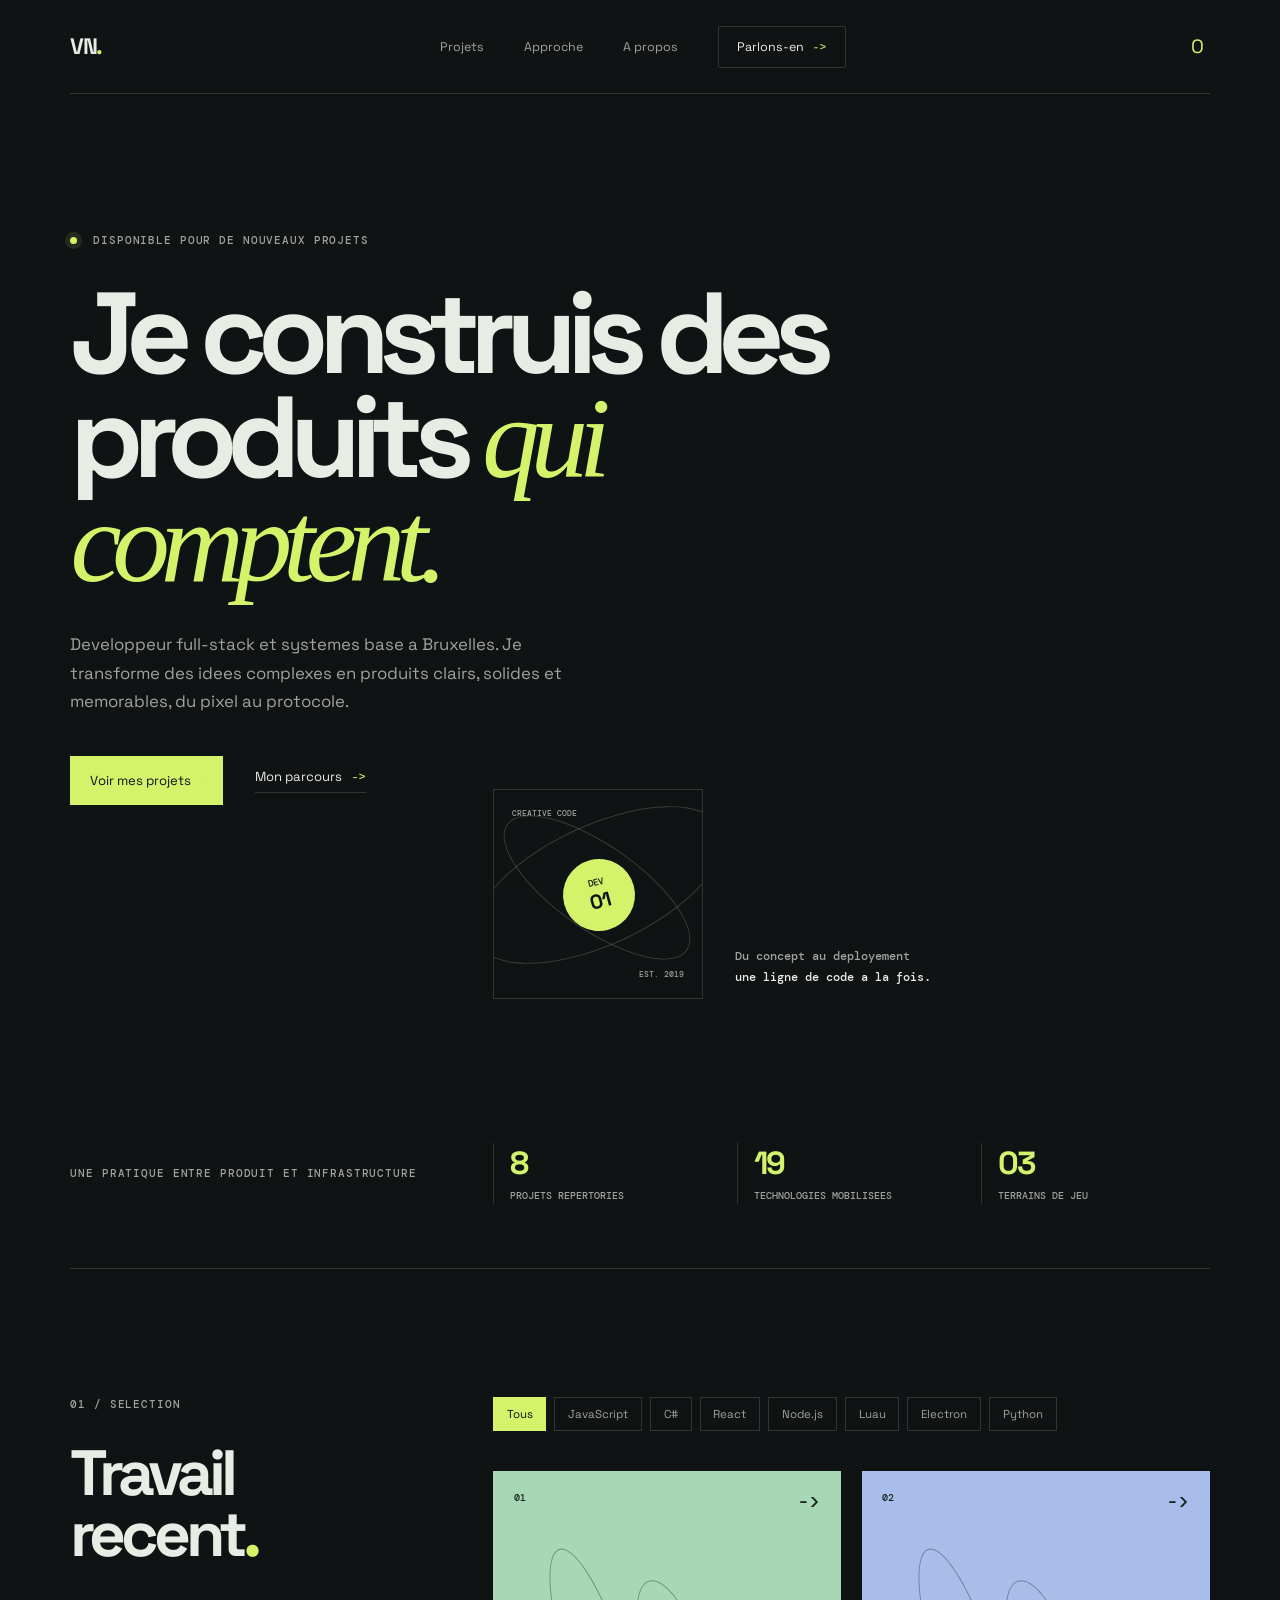
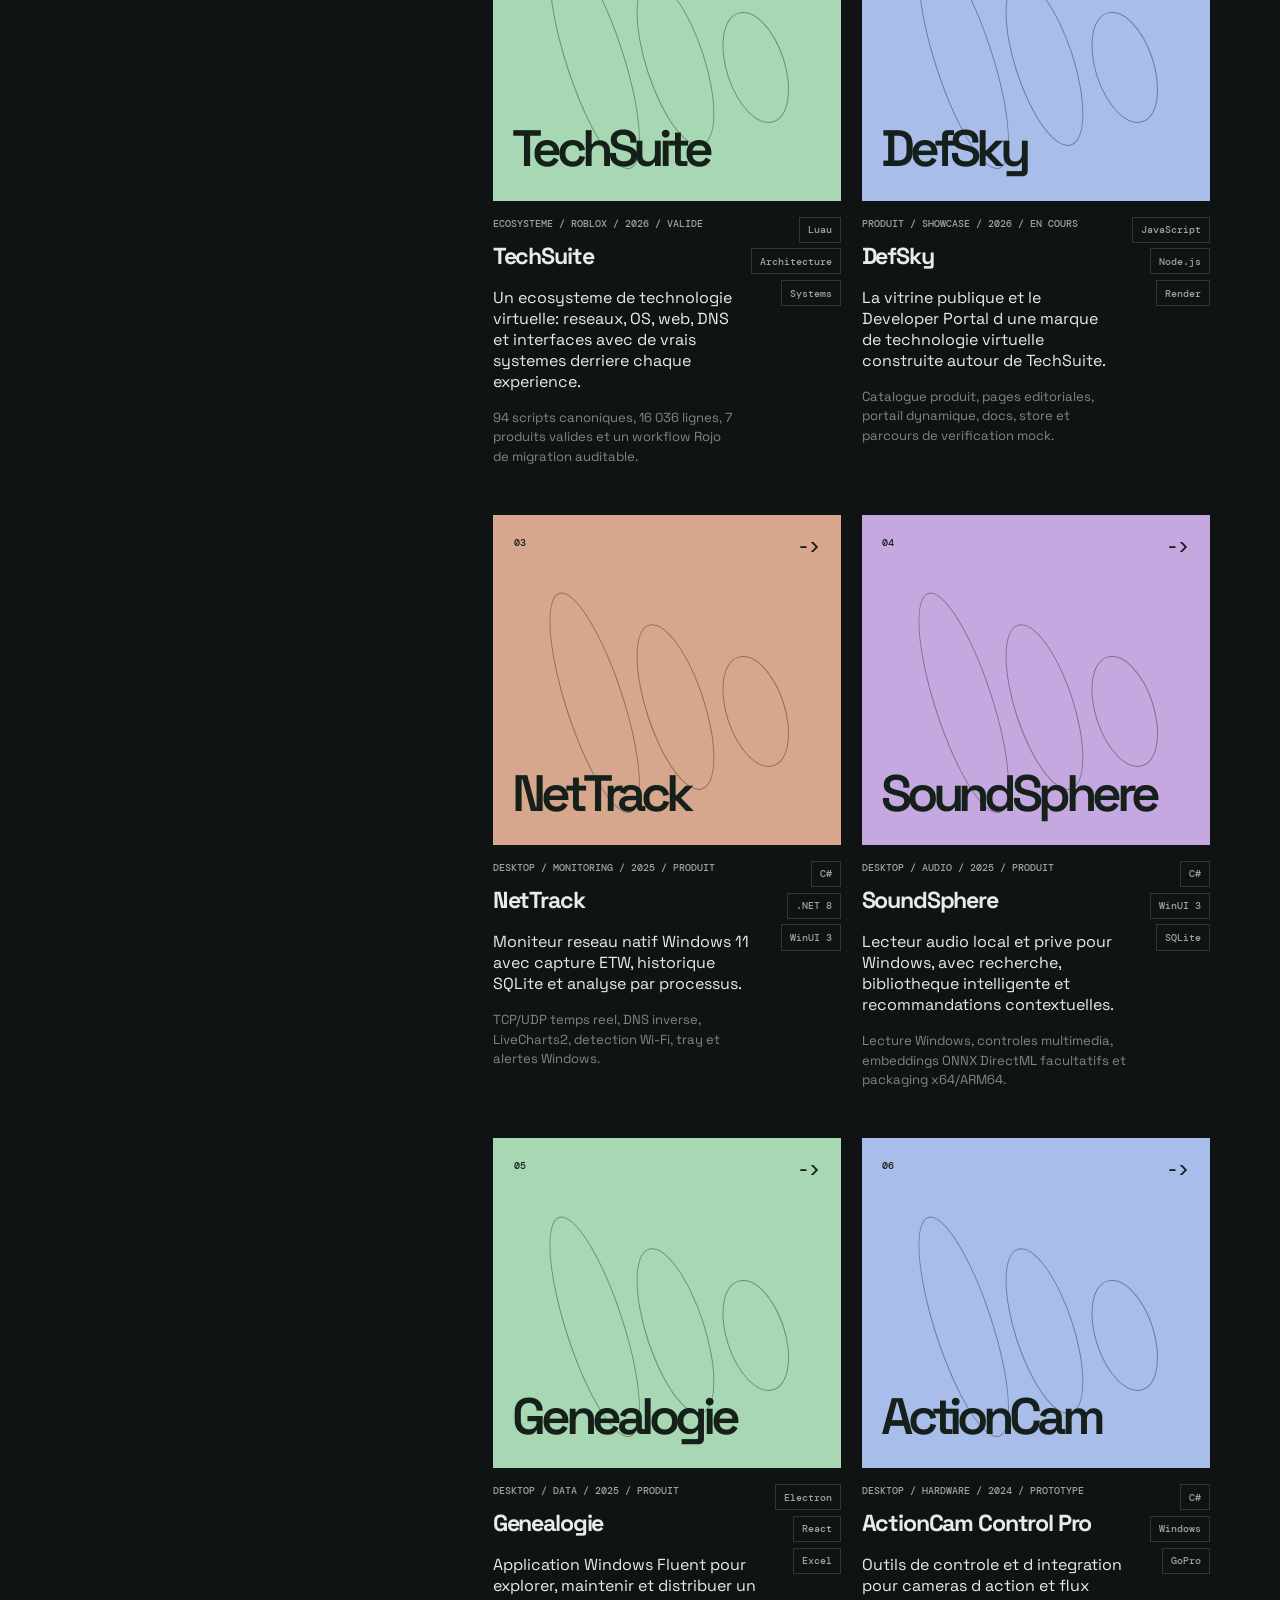
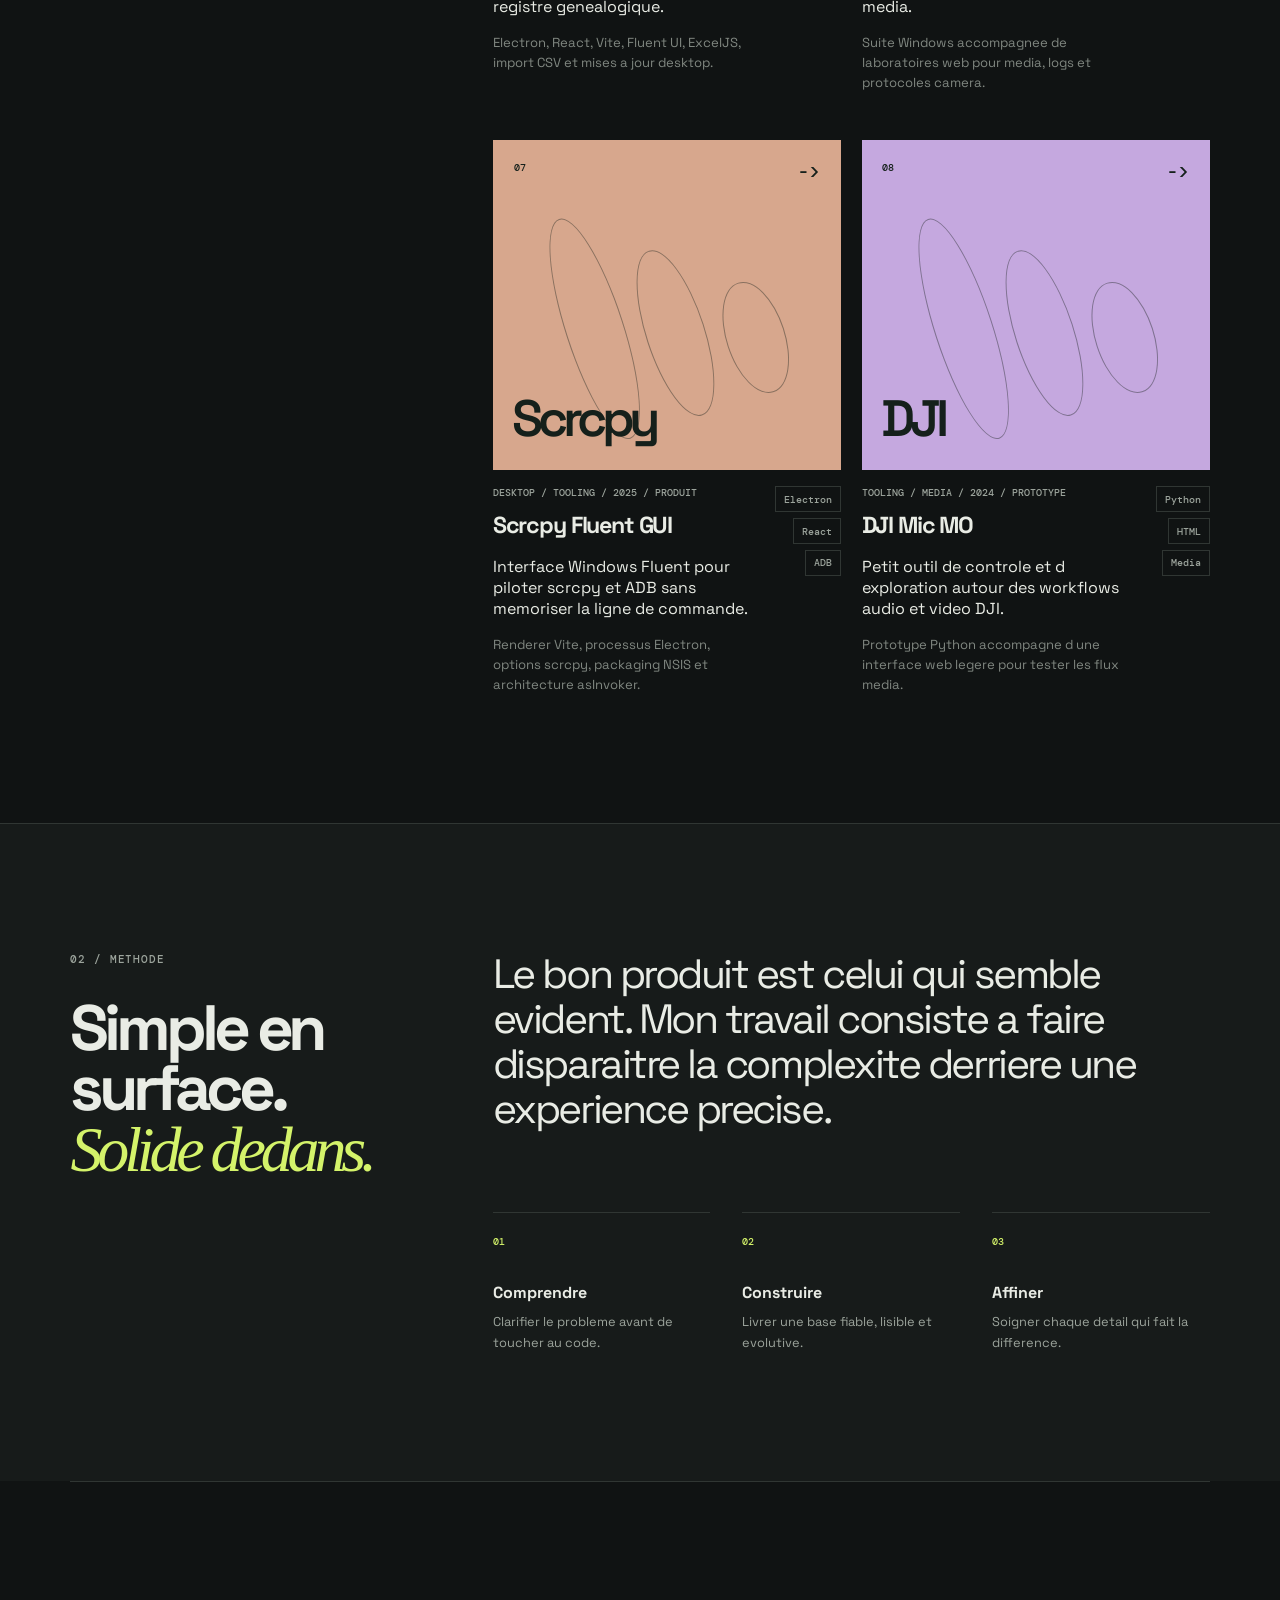
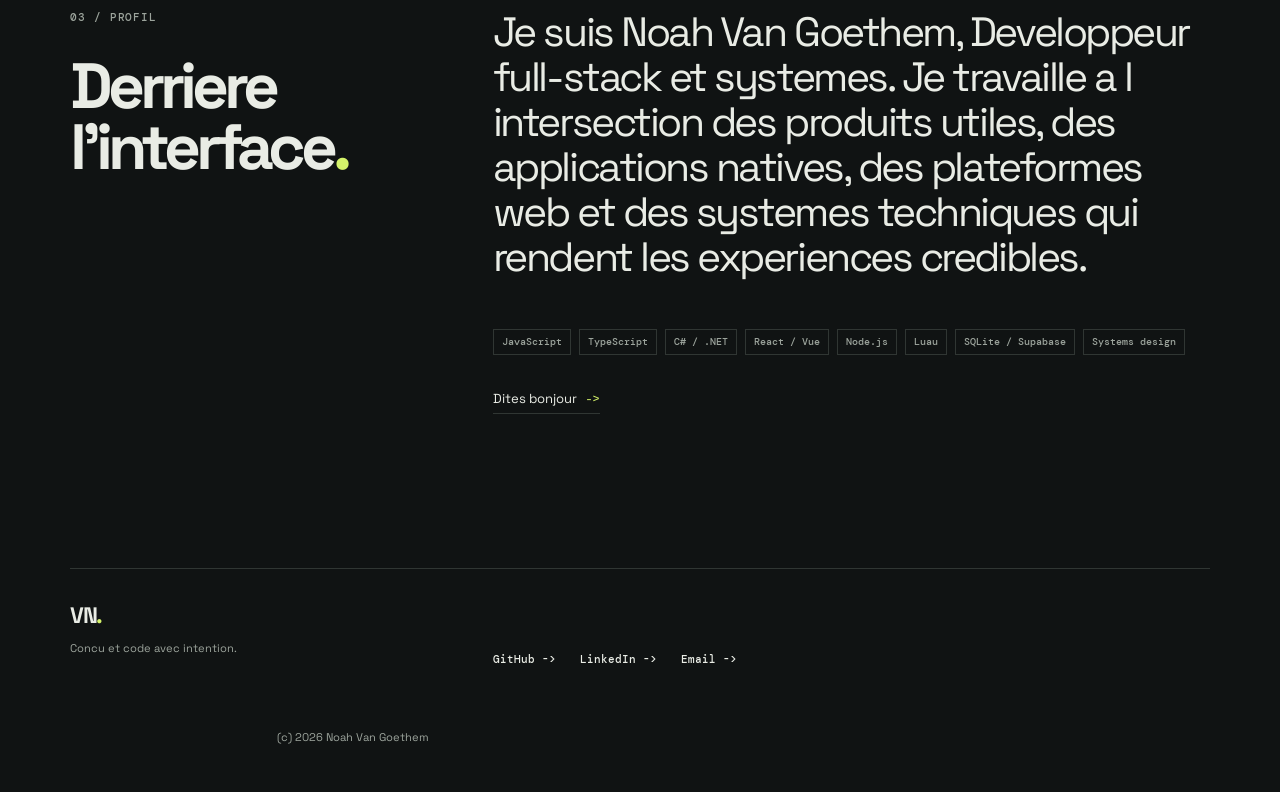
<file: portfolio/index.html>
<!doctype html>
<html lang="fr">
<head>
  <meta charset="utf-8">
  <meta name="viewport" content="width=device-width, initial-scale=1">
  <meta name="description" content="Portfolio de developpeur full-stack specialise dans les produits web utiles, rapides et bien construits.">
  <meta name="theme-color" content="#101313">
  <title>Noah Van Goethem | Developpeur full-stack et systemes</title>
  <link rel="preconnect" href="https://fonts.googleapis.com">
  <link rel="preconnect" href="https://fonts.gstatic.com" crossorigin>
  <link href="https://fonts.googleapis.com/css2?family=DM+Mono:wght@400;500&family=Space+Grotesk:wght@400;500;600;700&display=swap" rel="stylesheet">
  <link rel="stylesheet" href="assets/css/style.css">
  <script type="module" src="assets/js/app.js"></script>
</head>
<body>
  <div class="site-shell">
    <header class="site-header" data-header>
      <a class="brand" href="#top" aria-label="Retour en haut">VN<span>.</span></a>
      <button class="menu-toggle" type="button" aria-expanded="false" aria-controls="main-nav" data-menu-toggle>
        <span></span><span></span>
      </button>
      <nav id="main-nav" class="main-nav" data-nav>
        <a href="#work">Projets</a>
        <a href="#approach">Approche</a>
        <a href="#about">A propos</a>
        <a class="nav-cta" href="mailto:vgt.noah@gmail.com">Parlons-en <span>-></span></a>
      </nav>
      <button class="theme-toggle" type="button" aria-label="Activer le mode clair" data-theme-toggle>O</button>
    </header>

    <main id="top">
      <section class="hero section-grid" aria-labelledby="hero-title">
        <div class="hero-copy reveal">
          <p class="eyebrow"><span class="status-dot"></span> Disponible pour de nouveaux projets</p>
          <h1 id="hero-title">Je construis des produits <em>qui comptent.</em></h1>
          <p class="hero-lead">Developpeur full-stack et systemes base a Bruxelles. Je transforme des idees complexes en produits clairs, solides et memorables, du pixel au protocole.</p>
          <div class="hero-actions">
            <a class="button button-primary" href="#work">Voir mes projets <span>v</span></a>
            <a class="text-link" href="#about">Mon parcours <span>-></span></a>
          </div>
        </div>
        <div class="hero-aside reveal reveal-delay-1">
          <div class="orbital-card">
            <div class="orbit orbit-one"></div><div class="orbit orbit-two"></div>
            <div class="orbital-core"><span>DEV</span><strong>01</strong></div>
            <span class="orbit-label label-top">CREATIVE CODE</span><span class="orbit-label label-bottom">EST. 2019</span>
          </div>
          <p class="hero-note">Du concept au deployement<br><span>une ligne de code a la fois.</span></p>
        </div>
      </section>

      <section class="proof-strip section-grid reveal" aria-label="Chiffres cles"><p class="eyebrow">Une pratique entre produit et infrastructure</p><div class="proof-grid"><div><strong data-project-count>0</strong><span>projets repertories</span></div><div><strong data-stack-count>0</strong><span>technologies mobilisees</span></div><div><strong>03</strong><span>terrains de jeu</span></div></div></section>

      <section id="work" class="work section-grid section-space" aria-labelledby="work-title">
        <div class="section-intro reveal"><p class="eyebrow">01 / Selection</p><h2 id="work-title">Travail recent<span>.</span></h2></div>
        <div class="work-content">
          <div class="filter-bar reveal" role="group" aria-label="Filtrer les projets" data-filters></div>
          <div class="project-grid" data-projects></div>
        </div>
      </section>

      <section id="approach" class="approach section-space" aria-labelledby="approach-title">
        <div class="section-grid"><div class="section-intro reveal"><p class="eyebrow">02 / Methode</p><h2 id="approach-title">Simple en surface.<br><em>Solide dedans.</em></h2></div>
          <div class="approach-copy reveal reveal-delay-1"><p class="large-copy">Le bon produit est celui qui semble evident. Mon travail consiste a faire disparaitre la complexite derriere une experience precise.</p><div class="principles"><div><span>01</span><h3>Comprendre</h3><p>Clarifier le probleme avant de toucher au code.</p></div><div><span>02</span><h3>Construire</h3><p>Livrer une base fiable, lisible et evolutive.</p></div><div><span>03</span><h3>Affiner</h3><p>Soigner chaque detail qui fait la difference.</p></div></div></div>
        </div>
      </section>

      <section id="about" class="about section-space section-grid" aria-labelledby="about-title">
        <div class="section-intro reveal"><p class="eyebrow">03 / Profil</p><h2 id="about-title">Derriere<br>l'interface<span>.</span></h2></div>
        <div class="about-content reveal reveal-delay-1"><p class="large-copy">Je suis <span data-profile-name>Noah Van Goethem</span>, <span data-profile-role>developpeur full-stack et systemes</span>. Je travaille a l intersection des produits utiles, des applications natives, des plateformes web et des systemes techniques qui rendent les experiences credibles.</p><div class="skills"><span>JavaScript</span><span>TypeScript</span><span>C# / .NET</span><span>React / Vue</span><span>Node.js</span><span>Luau</span><span>SQLite / Supabase</span><span>Systems design</span></div><a class="text-link" href="mailto:vgt.noah@gmail.com">Dites bonjour <span>-></span></a></div>
      </section>
      <dialog class="project-dialog" data-project-dialog aria-labelledby="dialog-title">
        <button class="dialog-close" type="button" data-dialog-close aria-label="Fermer">x</button>
        <p class="eyebrow" data-dialog-type></p>
        <h2 id="dialog-title" data-dialog-title></h2>
        <p class="dialog-intro" data-dialog-description></p>
        <p class="dialog-details" data-dialog-details></p>
        <div class="dialog-grid">
          <div><span>Role</span><p data-dialog-role></p></div>
          <div><span>Defi</span><p data-dialog-challenge></p></div>
          <div><span>Resultat</span><p data-dialog-outcome></p></div>
        </div>
      </dialog>
    </main>

    <footer class="site-footer section-grid"><div><a class="brand" href="#top">VN<span>.</span></a><p>Concu et code avec intention.</p></div><div class="footer-links"><a href="https://github.com/Maksi-Novagh" target="_blank" rel="noreferrer">GitHub -></a><a href="https://www.linkedin.com/in/noah-van-goethem/" target="_blank" rel="noreferrer">LinkedIn -></a><a href="mailto:vgt.noah@gmail.com">Email -></a></div><p class="copyright">(c) <span data-year></span> Noah Van Goethem</p></footer>
  </div>
</body>
</html>
</file>
<file: portfolio/assets/css/style.css>
:root { --ink:#e9ece5; --muted:#9ca49c; --bg:#101313; --panel:#171b1a; --line:#303633; --acid:#d4f36a; --serif:Georgia, 'Times New Roman', serif; --sans:'Space Grotesk', sans-serif; --mono:'DM Mono', monospace; }
* { box-sizing:border-box; } html { scroll-behavior:smooth; } body { margin:0; background:var(--bg); color:var(--ink); font-family:var(--sans); transition:background .3s,color .3s; } a { color:inherit; text-decoration:none; } button { color:inherit; font:inherit; cursor:pointer; } .site-shell { max-width:1440px; margin:auto; padding:0 5.5vw; overflow:hidden; } .site-header { height:94px; display:flex; align-items:center; justify-content:space-between; border-bottom:1px solid var(--line); position:relative; z-index:3; } .brand { font-size:1.4rem; font-weight:700; letter-spacing:-.08em; } .brand span, h2 span { color:var(--acid); } .main-nav { display:flex; align-items:center; gap:2.5rem; font-size:.78rem; } .main-nav a:not(.nav-cta) { color:var(--muted); } .main-nav a:hover, .text-link:hover { color:var(--acid); } .nav-cta { padding:.75rem 1.1rem; border:1px solid var(--line); border-radius:2px; } .nav-cta span, .text-link span, .button span { color:var(--acid); margin-left:.4rem; } .theme-toggle,.menu-toggle { background:transparent; border:0; } .theme-toggle { font-size:1.2rem; color:var(--acid); } .menu-toggle { display:none; }
.section-grid { display:grid; grid-template-columns:1fr 2fr; gap:5vw; } .hero { min-height:690px; align-items:center; padding:8rem 0 7rem; } .hero-copy { max-width:790px; grid-column:1 / -1; } .eyebrow { font:500 .68rem var(--mono); letter-spacing:.08em; text-transform:uppercase; color:var(--muted); } .status-dot { display:inline-block; width:7px; height:7px; background:var(--acid); border-radius:50%; margin-right:.5rem; box-shadow:0 0 0 5px #d4f36a1a; } h1 { font-size:clamp(4rem,9vw,8.8rem); line-height:.9; letter-spacing:-.09em; max-width:980px; margin:2.2rem 0; } h1 em, h2 em { color:var(--acid); font-family:var(--serif); font-weight:400; letter-spacing:-.08em; } .hero-lead { max-width:500px; color:var(--muted); line-height:1.7; font-size:1.05rem; } .hero-actions { display:flex; gap:2rem; align-items:center; margin-top:2.5rem; } .button { display:inline-flex; align-items:center; padding:1rem 1.2rem; font-size:.82rem; } .button-primary { color:var(--bg); background:var(--acid); } .text-link { font-size:.82rem; border-bottom:1px solid var(--line); padding-bottom:.4rem; } .hero-aside { grid-column:2; margin-top:-5rem; display:flex; align-items:end; gap:2rem; } .orbital-card { width:210px; height:210px; border:1px solid var(--line); position:relative; overflow:hidden; } .orbit { position:absolute; border:1px solid #84917f55; border-radius:50%; } .orbit-one { width:220px; height:85px; top:55px; left:-7px; transform:rotate(35deg); } .orbit-two { width:270px; height:120px; top:35px; left:-30px; transform:rotate(-25deg); } .orbital-core { position:absolute; width:72px; height:72px; border-radius:50%; background:var(--acid); color:var(--bg); left:69px; top:69px; display:flex; flex-direction:column; align-items:center; justify-content:center; transform:rotate(-15deg); } .orbital-core span { font:500 .58rem var(--mono); } .orbital-core strong { font-size:1.25rem; } .orbit-label { position:absolute; font:500 .52rem var(--mono); color:var(--muted); } .label-top { top:18px; left:18px; }.label-bottom { bottom:18px; right:18px; } .hero-note { font:500 .75rem var(--mono); color:var(--muted); line-height:1.7; }.hero-note span { color:var(--ink); }
.section-space { padding:8rem 0; border-top:1px solid var(--line); } h2 { margin:0; font-size:clamp(2.5rem,5vw,5.3rem); line-height:.95; letter-spacing:-.08em; } .section-intro .eyebrow { margin:0 0 2rem; } .work-content { min-width:0; } .filter-bar { display:flex; flex-wrap:wrap; gap:.5rem; margin-bottom:2.5rem; } .filter-button { background:transparent; border:1px solid var(--line); padding:.55rem .8rem; color:var(--muted); font-size:.72rem; } .filter-button.is-active, .filter-button:hover { color:var(--bg); background:var(--acid); border-color:var(--acid); } .project-grid { display:grid; grid-template-columns:repeat(2,1fr); gap:3rem 1.3rem; } .project-card:nth-child(3) { grid-column:1 / -1; max-width:calc(50% - .65rem); } .project-visual { display:block; height:330px; position:relative; overflow:hidden; color:#15201b; } .project-visual.clay { background:#d7a78d; }.project-visual.mint { background:#a7d8b3; }.project-visual.blue { background:#a8bde9; }.project-number,.project-arrow { position:absolute; top:1.3rem; font:500 .65rem var(--mono); z-index:1; }.project-number { left:1.3rem; }.project-arrow { right:1.3rem; font-size:1.1rem; }.visual-lines { position:absolute; inset:15% 20%; display:flex; gap:8%; align-items:end; transform:rotate(-18deg); }.visual-lines i { display:block; flex:1; height:100%; border:1px solid #15201b66; border-radius:100%; }.visual-lines i:nth-child(2) { height:75%; }.visual-lines i:nth-child(3) { height:50%; }.visual-word { position:absolute; bottom:1.2rem; left:1.2rem; font-size:clamp(2rem,4vw,4.5rem); font-weight:600; letter-spacing:-.1em; }.project-meta { display:flex; justify-content:space-between; gap:1rem; padding-top:1rem; }.project-type { color:var(--muted); font:500 .64rem var(--mono); margin:0 0 .7rem; text-transform:uppercase; }.project-meta h3 { margin:0 0 .5rem; font-size:1.45rem; letter-spacing:-.05em; }.project-meta p:last-child { color:var(--muted); line-height:1.5; font-size:.82rem; max-width:310px; margin:0; }.tag-list { display:flex; gap:.35rem; flex-wrap:wrap; justify-content:end; align-content:start; }.tag-list span,.skills span { border:1px solid var(--line); color:var(--muted); padding:.35rem .5rem; font:500 .6rem var(--mono); white-space:nowrap; }
.approach { background:var(--panel); margin:0 -5.5vw; padding-left:5.5vw; padding-right:5.5vw; }.large-copy { font-size:clamp(1.7rem,3.2vw,3.3rem); line-height:1.1; letter-spacing:-.06em; max-width:700px; margin:0; }.principles { display:grid; grid-template-columns:repeat(3,1fr); gap:2rem; margin-top:5rem; }.principles div { border-top:1px solid var(--line); padding-top:1rem; }.principles span { color:var(--acid); font:500 .65rem var(--mono); }.principles h3 { font-size:1rem; margin:2rem 0 .6rem; }.principles p { color:var(--muted); font-size:.8rem; line-height:1.6; margin:0; }.about-content { padding-bottom:2rem; }.skills { display:flex; gap:.5rem; flex-wrap:wrap; margin:3rem 0 2rem; }.site-footer { border-top:1px solid var(--line); padding:2rem 0 3rem; align-items:end; }.site-footer p { color:var(--muted); font-size:.7rem; }.footer-links { display:flex; gap:1.5rem; font:500 .68rem var(--mono); }.copyright { text-align:right; margin:0; }
.reveal { opacity:0; transform:translateY(24px); transition:opacity .7s ease,transform .7s ease; }.reveal.is-visible { opacity:1; transform:none; }.reveal-delay-1 { transition-delay:.15s; }
body.light-theme { --ink:#15201b; --muted:#63716a; --bg:#f4f4ed; --panel:#e8ebe1; --line:#ccd2c8; }.light-theme .nav-cta { border-color:var(--line); }
@media (max-width:760px) { .site-shell { padding:0 1.25rem; }.site-header { height:76px; }.menu-toggle { display:flex; flex-direction:column; gap:5px; padding:8px; margin-left:auto; margin-right:1rem; }.menu-toggle span { width:20px; height:1px; background:var(--ink); }.main-nav { position:absolute; top:76px; left:0; right:0; display:none; flex-direction:column; align-items:stretch; gap:0; padding:1rem; background:var(--bg); border-bottom:1px solid var(--line); }.main-nav.is-open { display:flex; }.main-nav a { padding:1rem 0; border-bottom:1px solid var(--line); }.nav-cta { text-align:center; margin-top:1rem; }.hero { min-height:600px; padding:5rem 0; }.hero-copy { grid-column:1 / -1; }.hero-aside { grid-column:1 / -1; margin-top:0; }.hero-note { display:none; } h1 { font-size:clamp(3.4rem,16vw,6rem); }.section-grid { display:block; }.section-intro { margin-bottom:3rem; }.section-space { padding:5rem 0; }.project-grid { grid-template-columns:1fr; }.project-card:nth-child(3) { grid-column:auto; max-width:none; }.project-visual { height:280px; }.project-meta { display:block; }.tag-list { justify-content:start; margin-top:1rem; }.approach { margin:0 -1.25rem; padding-left:1.25rem; padding-right:1.25rem; }.principles { grid-template-columns:1fr; gap:1.5rem; margin-top:3rem; }.principles h3 { margin-top:1rem; }.site-footer { display:grid; gap:2rem; }.copyright { text-align:left; } }
@media (prefers-reduced-motion:reduce) { *,*::before,*::after { scroll-behavior:auto!important; transition-duration:.01ms!important; animation-duration:.01ms!important; } }

.project-visual.violet { background:#c5a8df; }
.project-details { opacity:.8; margin-top:.5rem!important; }
.proof-strip { padding:2rem 0 4rem; align-items:center; }
.proof-strip > .eyebrow { margin:0; }
.proof-grid { display:grid; grid-template-columns:repeat(3,1fr); gap:1rem; }
.proof-grid div { border-left:1px solid var(--line); padding-left:1rem; }
.proof-grid strong { display:block; color:var(--acid); font-size:2rem; letter-spacing:-.08em; }
.proof-grid span { color:var(--muted); font:500 .62rem var(--mono); text-transform:uppercase; }
@media (max-width:760px) { .proof-strip { display:block; padding-top:1rem; } .proof-grid { margin-top:2rem; } }
.project-card:nth-child(3) { grid-column:auto; max-width:none; }
.project-visual { width:100%; border:0; text-align:left; font:inherit; cursor:pointer; }
.project-dialog { width:min(760px, calc(100% - 2rem)); border:1px solid var(--line); background:var(--panel); color:var(--ink); padding:clamp(1.5rem, 5vw, 4rem); }
.project-dialog::backdrop { background:#080a0acc; backdrop-filter:blur(5px); }
.project-dialog h2 { margin:1rem 0 1.5rem; }
.dialog-close { position:absolute; top:1.25rem; right:1.25rem; border:1px solid var(--line); background:transparent; color:var(--muted); width:2rem; height:2rem; }
.dialog-close:hover { color:var(--acid); border-color:var(--acid); }
.dialog-intro { font-size:clamp(1.2rem, 2vw, 1.6rem); line-height:1.3; max-width:620px; }
.dialog-details { color:var(--muted); line-height:1.6; max-width:620px; }
.dialog-grid { display:grid; grid-template-columns:repeat(3,1fr); gap:1rem; margin-top:3rem; }
.dialog-grid div { border-top:1px solid var(--line); padding-top:.8rem; }
.dialog-grid span { color:var(--acid); font:500 .62rem var(--mono); text-transform:uppercase; }
.dialog-grid p { color:var(--muted); font-size:.78rem; line-height:1.5; }
@media (max-width:760px) { .dialog-grid { grid-template-columns:1fr; margin-top:2rem; } }
</file>
